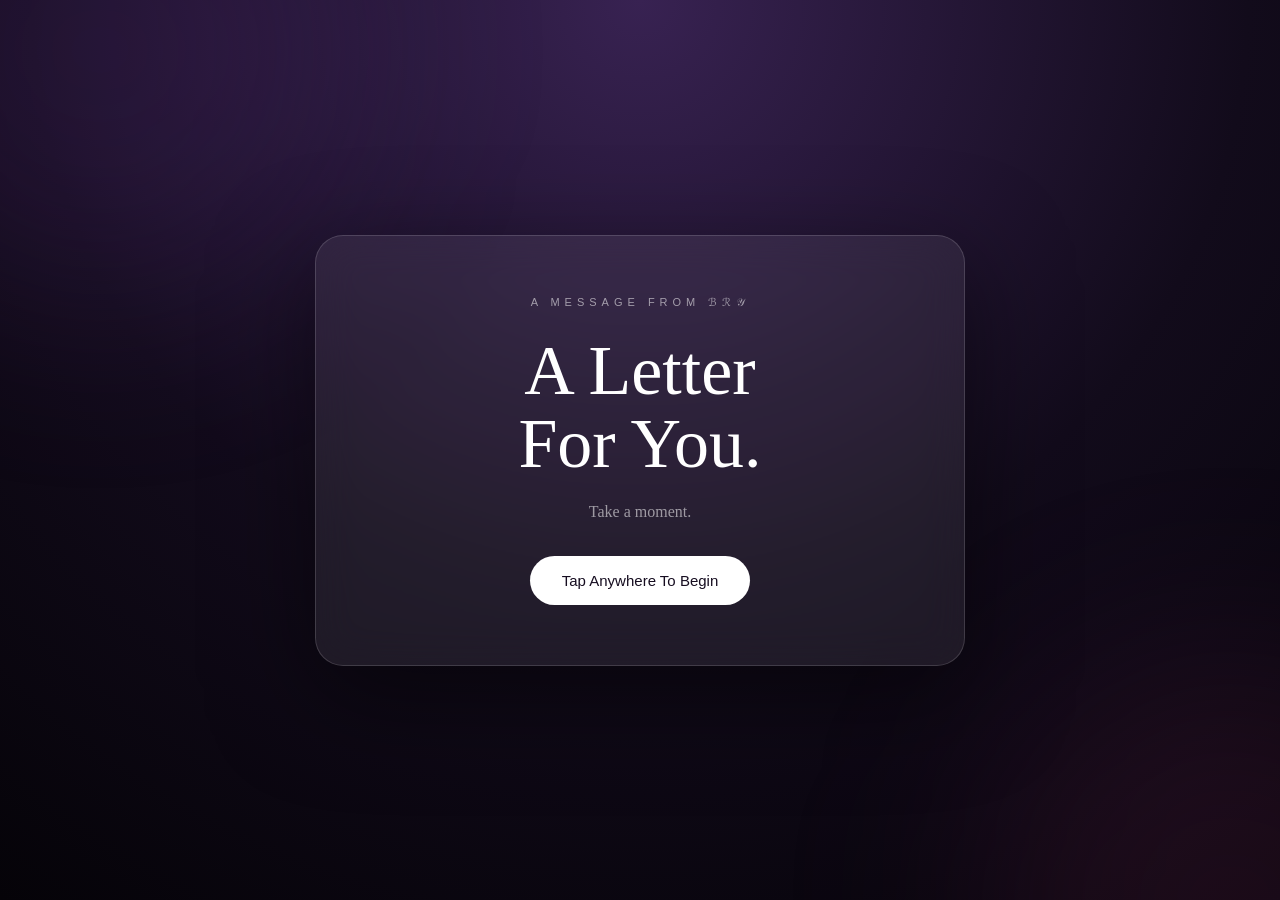
<file: index.html>
<!DOCTYPE html>
<html lang="en">
<head>
    <meta charset="UTF-8">
    <meta name="viewport" content="width=device-width, initial-scale=1.0">

    <title>A Message For You 💌</title>

    <link rel="stylesheet" href="style.css">
</head>

<body>

    <div class="background">
        <div class="glow"></div>
        <div class="glow second"></div>

        <div class="heart heart1">♡</div>
        <div class="heart heart2">♡</div>
        <div class="heart heart3">♡</div>
        <div class="heart heart4">♡</div>
    </div>


    <!-- OPENING PAGE -->

    <section id="welcome" class="screen">

        <div class="card">

            <div class="label">
                A MESSAGE FROM ℬℛ𝒴
            </div>

            <h1>
                A Letter<br>
                For You.
            </h1>

            <p>
                Take a moment.
            </p>

            <button id="openButton">
                Tap Anywhere To Begin
            </button>

        </div>

    </section>


    <!-- MESSAGE PAGE -->

    <section id="messageScreen" class="screen hidden">

        <div class="card message-card">

            <div class="envelope">
                💌
            </div>

            <div class="label">
                A MESSAGE FOR YOU
            </div>

            <div id="message">
            </div>

            <div class="line">
            </div>

            <p class="signature">
                — MIDN/1CL BALCITA
            </p>

        </div>

    </section>


    <script src="script.js"></script>

</body>
</html>
</file>
<file: style.css>
* {
    box-sizing: border-box;
    margin: 0;
    padding: 0;
}


body {
    min-height: 100vh;

    font-family: Georgia, "Times New Roman", serif;

    color: white;

    background:
        radial-gradient(
            circle at top,
            #382252,
            #120b1b 55%,
            #050308
        );

    overflow: hidden;
}


/* =========================
   SCREEN
========================= */

.screen {

    width: 100%;
    height: 100vh;

    display: flex;

    justify-content: center;
    align-items: center;

    padding: 25px;

    position: relative;

    z-index: 5;
}


.hidden {
    display: none !important;
}


/* =========================
   CARD
========================= */

.card {

    width: 100%;
    max-width: 650px;

    padding: 60px 40px;

    text-align: center;

    border-radius: 28px;

    background:
        rgba(255, 255, 255, 0.07);

    border:
        1px solid rgba(255, 255, 255, 0.15);

    backdrop-filter: blur(20px);

    box-shadow:
        0 30px 100px rgba(0, 0, 0, 0.5);

    animation: appear 1s ease;
}


/* =========================
   TEXT
========================= */

.label {

    font-family: Arial, sans-serif;

    font-size: 11px;

    letter-spacing: 5px;

    opacity: 0.55;

    margin-bottom: 25px;
}


h1 {

    font-size: clamp(38px, 7vw, 70px);

    line-height: 1.05;

    font-weight: normal;
}


.card > p {

    margin-top: 22px;

    opacity: 0.55;
}


/* =========================
   BUTTON
========================= */

button {

    margin-top: 35px;

    padding: 16px 32px;

    border: none;

    border-radius: 50px;

    background: white;

    color: #160d20;

    font-size: 15px;

    cursor: pointer;

    transition:
        transform 0.3s ease,
        box-shadow 0.3s ease;
}


button:hover {

    transform: translateY(-4px);

    box-shadow:
        0 15px 40px rgba(255, 255, 255, 0.25);
}


button:active {

    transform: scale(0.97);
}


/* =========================
   MESSAGE
========================= */

.message-card {

    min-height: 430px;

    display: flex;

    flex-direction: column;

    justify-content: center;
}


.envelope {

    font-size: 60px;

    margin-bottom: 25px;

    animation:
        floating 3s ease-in-out infinite;
}


#message {

    min-height: 130px;

    margin-top: 10px;

    font-size: clamp(21px, 4vw, 31px);

    line-height: 1.6;
}


.line {

    width: 60px;

    height: 1px;

    margin: 30px auto 15px;

    background:
        rgba(255, 255, 255, 0.4);
}


.signature {

    opacity: 0.5;

    font-style: italic;
}


/* =========================
   BACKGROUND
========================= */

.glow {

    position: fixed;

    width: 500px;
    height: 500px;

    border-radius: 50%;

    background:
        rgba(130, 70, 180, 0.15);

    filter: blur(100px);

    top: -200px;
    left: -150px;
}


.second {

    top: auto;
    left: auto;

    right: -200px;
    bottom: -250px;

    background:
        rgba(180, 70, 140, 0.12);
}


/* =========================
   HEARTS
========================= */

.heart {

    position: fixed;

    bottom: -80px;

    color:
        rgba(255, 255, 255, 0.12);

    font-size: 40px;

    animation:
        float 9s linear infinite;

    z-index: 1;
}


.heart1 {
    left: 10%;
}


.heart2 {
    left: 35%;
    animation-delay: 2s;
}


.heart3 {
    left: 65%;
    animation-delay: 4s;
}


.heart4 {
    left: 85%;
    animation-delay: 6s;
}


/* =========================
   ANIMATIONS
========================= */

@keyframes appear {

    from {

        opacity: 0;

        transform:
            translateY(30px)
            scale(0.97);
    }

    to {

        opacity: 1;

        transform:
            translateY(0)
            scale(1);
    }
}


@keyframes floating {

    0%, 100% {
        transform: translateY(0);
    }

    50% {
        transform: translateY(-10px);
    }
}


@keyframes float {

    0% {

        transform:
            translateY(0)
            rotate(0deg);

        opacity: 0;
    }

    20% {
        opacity: 1;
    }

    100% {

        transform:
            translateY(-110vh)
            rotate(360deg);

        opacity: 0;
    }
}


/* =========================
   PHONE
========================= */

@media (max-width: 600px) {

    .card {

        padding: 45px 25px;
    }

    h1 {

        font-size: 40px;
    }
}
</file>
